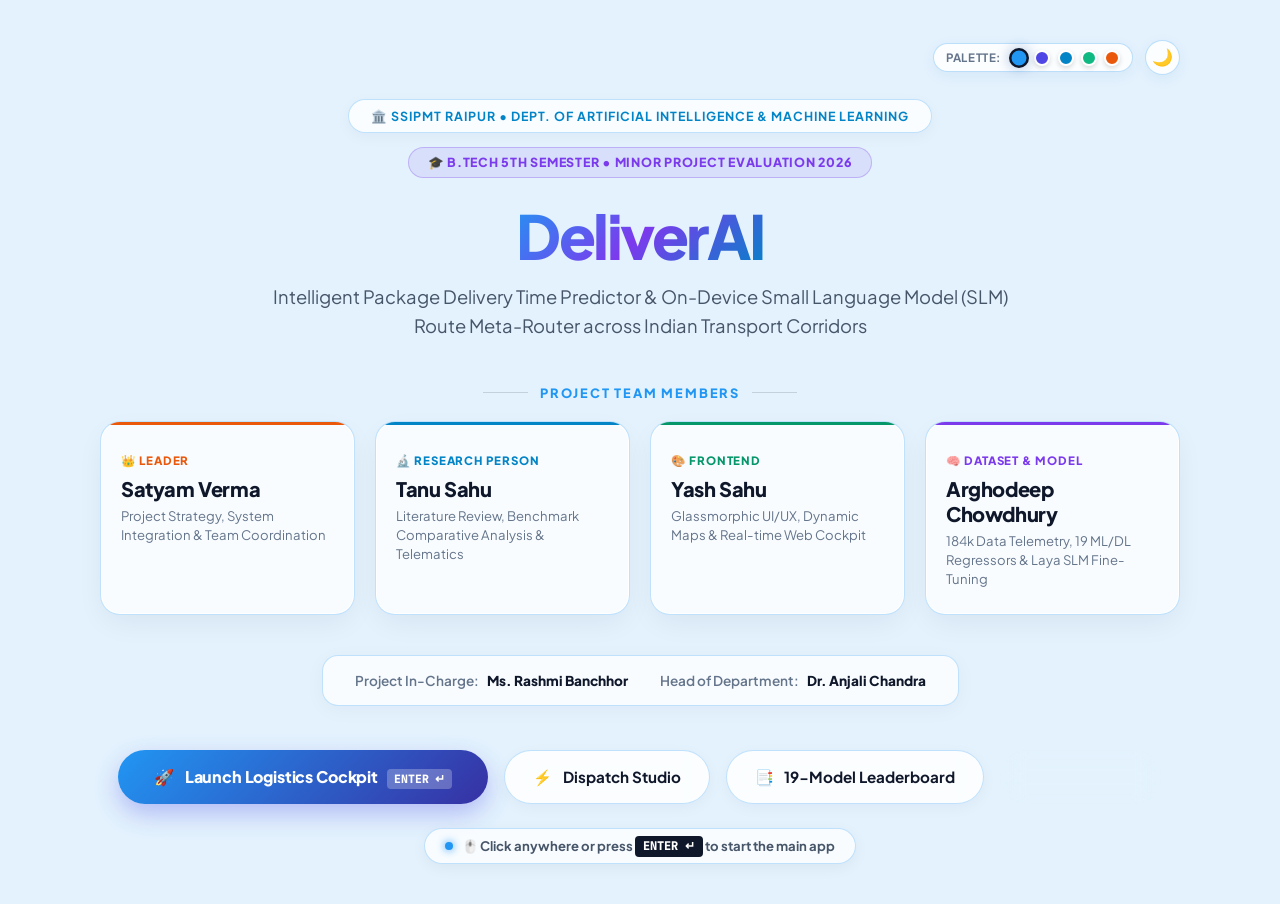
<file: frontend/start.html>
<!DOCTYPE html>
<html lang="en" data-theme="light">
<head>
  <meta charset="UTF-8" />
  <meta name="viewport" content="width=device-width, initial-scale=1.0" />
  <title>DeliverAI — Minor Project (5th Semester AIML)</title>
  <meta name="description" content="DeliverAI: 5th Semester B.Tech Minor Project Presentation and Project Credentials. Team: Satyam Verma, Tanu Sahu, Yash Sahu, Arghodeep Chowdhury." />
  <link rel="icon" href="data:image/svg+xml,<svg xmlns=%22http://www.w3.org/2000/svg%22 viewBox=%220 0 100 100%22><text y=%22.9em%22 font-size=%2290%22>📦</text></svg>">
  <link rel="preconnect" href="https://fonts.googleapis.com">
  <link rel="preconnect" href="https://fonts.gstatic.com" crossorigin>
  <link href="https://fonts.googleapis.com/css2?family=Plus+Jakarta+Sans:wght@300;400;500;600;700;800;900&family=JetBrains+Mono:wght@400;500;600;700&display=swap" rel="stylesheet">
  <script>
    (function() {
      try {
        const t = localStorage.getItem("deliverai-theme") || "light";
        document.documentElement.setAttribute("data-theme", t);
        const p = localStorage.getItem("deliverai-palette") || "blue";
        document.documentElement.setAttribute("data-palette", p);
      } catch(e) {}
    })();
  </script>
  <style>
    :root, [data-theme="light"] {
      --bg-base: #E3F2FD;
      --bg-card: rgba(255, 255, 255, 0.75);
      --bg-card-elev: rgba(255, 255, 255, 0.9);
      --border-subtle: rgba(255, 255, 255, 0.95);
      --border-light: rgba(144, 202, 249, 0.55);
      --clr-primary: #2196F3;
      --clr-navy: #0D47A1;
      --clr-cyan: #0284C7;
      --clr-indigo: #4F46E5;
      --clr-orange: #EA580C;
      --clr-emerald: #10B981;
      --clr-violet: #7C3AED;
      --txt-hero: #0F172A;
      --txt-body: #334155;
      --txt-secondary: #475569;
      --txt-muted: #64748B;
      --font-main: 'Geist', 'Plus Jakarta Sans', -apple-system, BlinkMacSystemFont, sans-serif;
      --font-mono: 'Geist Mono', 'JetBrains Mono', monospace;
    }

    [data-theme="dark"] {
      --bg-base: #080C14;
      --bg-card: rgba(15, 23, 42, 0.72);
      --bg-card-elev: rgba(24, 32, 53, 0.85);
      --border-subtle: rgba(255, 255, 255, 0.12);
      --border-light: rgba(144, 202, 249, 0.18);
      --clr-navy: #60A5FA;
      --txt-hero: #F8FAFC;
      --txt-body: #CBD5E1;
      --txt-secondary: #94A3B8;
      --txt-muted: #64748B;
    }

    /* Palette overrides */
    [data-palette="blue"]    { --clr-primary: #2196F3; }
    [data-palette="indigo"]  { --clr-primary: #4F46E5; }
    [data-palette="cyan"]    { --clr-primary: #0284C7; }
    [data-palette="emerald"] { --clr-primary: #10B981; }
    [data-palette="sunset"]  { --clr-primary: #EA580C; }

    * {
      box-sizing: border-box;
      margin: 0;
      padding: 0;
    }

    body {
      font-family: var(--font-main);
      background-color: var(--bg-base);
      background-image: 
        radial-gradient(1300px 850px at 15% -60px, rgba(144, 202, 249, 0.6), transparent 70%),
        radial-gradient(1200px 750px at 85% 15%, rgba(33, 150, 243, 0.22), transparent 60%),
        radial-gradient(1100px 700px at 50% 95%, rgba(227, 242, 253, 0.95), transparent 65%),
        radial-gradient(850px 650px at 0% 60%, rgba(16, 185, 129, 0.15), transparent 60%),
        #E3F2FD;
      color: var(--txt-body);
      min-height: 100vh;
      display: flex;
      flex-direction: column;
      align-items: center;
      justify-content: center;
      padding: 2.5rem 1.5rem;
      overflow-x: hidden;
    }

    .container {
      width: 100%;
      max-width: 1080px;
      margin: auto;
      display: flex;
      flex-direction: column;
      align-items: center;
      text-align: center;
      animation: fadeIn 0.8s cubic-bezier(0.16, 1, 0.3, 1);
    }

    @keyframes fadeIn {
      from { opacity: 0; transform: translateY(18px); }
      to { opacity: 1; transform: translateY(0); }
    }

    /* ── Palette Picker Top Float ── */
    .top-toolbar {
      width: 100%;
      display: flex;
      justify-content: flex-end;
      align-items: center;
      gap: 0.75rem;
      margin-bottom: 1.5rem;
    }

    .palette-box {
      display: flex;
      align-items: center;
      gap: 0.45rem;
      padding: 0.35rem 0.75rem;
      background: rgba(255, 255, 255, 0.85);
      border: 1px solid rgba(144, 202, 249, 0.6);
      border-radius: 9999px;
      box-shadow: 0 4px 15px rgba(13, 71, 161, 0.06);
      backdrop-filter: blur(12px);
    }

    .palette-box span {
      font-size: 0.72rem;
      font-weight: 700;
      color: var(--txt-muted);
      text-transform: uppercase;
      letter-spacing: 0.05em;
      margin-right: 0.2rem;
    }

    .pal-dot {
      width: 16px;
      height: 16px;
      border-radius: 50%;
      border: 2px solid #FFFFFF;
      cursor: pointer;
      transition: transform 0.2s ease, box-shadow 0.2s ease;
      box-shadow: 0 2px 5px rgba(0,0,0,0.15);
    }

    .pal-dot:hover { transform: scale(1.3); }
    .pal-dot.active {
      transform: scale(1.25);
      box-shadow: 0 0 10px rgba(13, 71, 161, 0.35);
      border-color: #0F172A;
    }

    .pal-blue   { background: #2196F3; }
    .pal-indigo { background: #4F46E5; }
    .pal-cyan   { background: #0284C7; }
    .pal-emerald{ background: #10B981; }
    .pal-sunset { background: #EA580C; }

    .theme-toggle-btn {
      width: 2.2rem;
      height: 2.2rem;
      border-radius: 9999px;
      background: rgba(255, 255, 255, 0.85);
      border: 1px solid rgba(144, 202, 249, 0.6);
      color: #0F172A;
      display: flex;
      align-items: center;
      justify-content: center;
      cursor: pointer;
      font-size: 1.05rem;
      transition: all 0.2s ease;
      backdrop-filter: blur(12px);
      box-shadow: 0 4px 15px rgba(13, 71, 161, 0.06);
    }
    .theme-toggle-btn:hover {
      transform: scale(1.1) rotate(15deg);
      border-color: var(--clr-primary);
    }

    /* Dark Mode Theme Overrides */
    [data-theme="dark"] body {
      background-color: #080C14;
      background-image: 
        radial-gradient(1300px 850px at 15% -60px, rgba(33, 150, 243, 0.18), transparent 60%),
        radial-gradient(1200px 750px at 85% 15%, rgba(124, 58, 237, 0.18), transparent 55%),
        radial-gradient(1100px 700px at 50% 95%, rgba(15, 23, 42, 0.95), transparent 65%),
        radial-gradient(850px 650px at 0% 60%, rgba(16, 185, 129, 0.12), transparent 60%),
        #080C14;
      color: var(--txt-body);
    }
    [data-theme="dark"] .palette-box {
      background: rgba(15, 23, 42, 0.85);
      border-color: rgba(255, 255, 255, 0.14);
      box-shadow: 0 4px 15px rgba(0, 0, 0, 0.4);
    }
    [data-theme="dark"] .pal-dot {
      border-color: rgba(255, 255, 255, 0.2);
    }
    [data-theme="dark"] .pal-dot.active {
      border-color: #FFFFFF;
      box-shadow: 0 0 10px rgba(56, 189, 248, 0.6);
    }
    [data-theme="dark"] .theme-toggle-btn {
      background: rgba(15, 23, 42, 0.85);
      border-color: rgba(255, 255, 255, 0.16);
      color: #F8FAFC;
      box-shadow: 0 4px 15px rgba(0, 0, 0, 0.4);
    }
    [data-theme="dark"] .theme-toggle-btn:hover {
      background: rgba(30, 41, 59, 0.95);
      border-color: var(--clr-primary);
    }
    [data-theme="dark"] .inst-pill {
      background: rgba(15, 23, 42, 0.8);
      border-color: rgba(255, 255, 255, 0.12);
      color: #38BDF8;
      box-shadow: 0 4px 20px rgba(0, 0, 0, 0.3);
    }
    [data-theme="dark"] .minor-pill {
      background: rgba(124, 58, 237, 0.2);
      border-color: rgba(124, 58, 237, 0.4);
      color: #C4B5FD;
    }
    [data-theme="dark"] .team-card {
      background: var(--bg-card);
      border-color: rgba(255, 255, 255, 0.1);
      box-shadow: 0 10px 30px -5px rgba(0, 0, 0, 0.5), 0 0 0 1px rgba(255, 255, 255, 0.06) inset;
    }
    [data-theme="dark"] .team-card:hover {
      background: var(--bg-card-elev);
      box-shadow: 0 20px 40px -10px rgba(0, 0, 0, 0.7), 0 0 0 1.5px rgba(255, 255, 255, 0.12) inset;
    }
    [data-theme="dark"] .mentor-box {
      background: rgba(15, 23, 42, 0.75);
      border-color: rgba(255, 255, 255, 0.12);
      box-shadow: 0 4px 20px rgba(0, 0, 0, 0.4);
    }
    [data-theme="dark"] .btn-secondary {
      background: rgba(15, 23, 42, 0.85);
      border-color: rgba(255, 255, 255, 0.15);
      color: #F8FAFC;
      box-shadow: 0 4px 15px rgba(0, 0, 0, 0.3);
    }
    [data-theme="dark"] .btn-secondary:hover {
      background: rgba(30, 41, 59, 0.95);
      border-color: var(--clr-primary);
      color: var(--clr-primary);
    }
    [data-theme="dark"] .section-label::before,
    [data-theme="dark"] .section-label::after {
      background: rgba(255, 255, 255, 0.15);
    }

    /* ── Institute Breadcrumbs ── */
    .inst-pill {
      display: inline-flex;
      align-items: center;
      gap: 0.6rem;
      padding: 0.5rem 1.35rem;
      background: rgba(255, 255, 255, 0.8);
      border: 1px solid var(--border-light);
      border-radius: 9999px;
      font-size: 0.78rem;
      font-weight: 700;
      letter-spacing: 0.08em;
      text-transform: uppercase;
      color: var(--clr-cyan);
      box-shadow: 0 4px 15px rgba(15, 23, 42, 0.04);
      backdrop-filter: blur(12px);
      margin-bottom: 0.85rem;
    }

    .minor-pill {
      display: inline-flex;
      align-items: center;
      gap: 0.5rem;
      padding: 0.4rem 1.15rem;
      background: rgba(124, 58, 237, 0.1);
      border: 1px solid rgba(124, 58, 237, 0.28);
      border-radius: 9999px;
      font-size: 0.78rem;
      font-weight: 800;
      letter-spacing: 0.06em;
      text-transform: uppercase;
      color: var(--clr-violet);
      margin-bottom: 1.5rem;
    }

    /* ── Main Hero Title ── */
    h1.project-title {
      font-size: 3.8rem;
      font-weight: 900;
      letter-spacing: -0.04em;
      color: var(--txt-hero);
      line-height: 1.1;
      margin-bottom: 0.85rem;
    }

    h1.project-title span {
      background: linear-gradient(135deg, var(--clr-primary) 0%, var(--clr-violet) 50%, var(--clr-cyan) 100%);
      -webkit-background-clip: text;
      -webkit-text-fill-color: transparent;
    }

    p.project-sub {
      font-size: 1.15rem;
      color: var(--txt-secondary);
      max-width: 740px;
      margin-bottom: 2.75rem;
      line-height: 1.6;
    }

    /* ── Team Grid ── */
    .section-label {
      font-size: 0.8rem;
      font-weight: 800;
      letter-spacing: 0.14em;
      text-transform: uppercase;
      color: var(--clr-primary);
      margin-bottom: 1.25rem;
      display: flex;
      align-items: center;
      gap: 0.75rem;
    }

    .section-label::before, .section-label::after {
      content: "";
      width: 45px;
      height: 1px;
      background: rgba(15, 23, 42, 0.15);
    }

    .team-grid {
      display: grid;
      grid-template-columns: repeat(4, 1fr);
      gap: 1.25rem;
      width: 100%;
      margin-bottom: 2.5rem;
    }

    .team-card {
      background: var(--bg-card);
      border: 1px solid var(--border-light);
      border-radius: 1.25rem;
      padding: 1.6rem 1.25rem;
      text-align: left;
      position: relative;
      overflow: hidden;
      transition: all 0.28s cubic-bezier(0.16, 1, 0.3, 1);
      backdrop-filter: blur(16px);
      box-shadow: 0 10px 30px -5px rgba(15, 23, 42, 0.07), 0 0 0 1px rgba(255, 255, 255, 0.95) inset;
    }

    .team-card::before {
      content: "";
      position: absolute;
      top: 0;
      left: 0;
      right: 0;
      height: 3.5px;
      background: var(--card-accent, var(--clr-primary));
    }

    .team-card:hover {
      transform: translateY(-5px);
      background: var(--bg-card-elev);
      border-color: var(--card-accent, var(--clr-primary));
      box-shadow: 0 20px 40px -10px rgba(15, 23, 42, 0.12), 0 0 0 1.5px rgba(255, 255, 255, 1) inset;
    }

    .team-card.leader   { --card-accent: #EA580C; }
    .team-card.research { --card-accent: #0284C7; }
    .team-card.frontend { --card-accent: #059669; }
    .team-card.model    { --card-accent: #7C3AED; }

    .role-badge {
      display: inline-block;
      font-size: 0.72rem;
      font-weight: 800;
      text-transform: uppercase;
      letter-spacing: 0.08em;
      color: var(--card-accent);
      margin-bottom: 0.5rem;
    }

    .member-name {
      font-size: 1.25rem;
      font-weight: 800;
      color: var(--txt-hero);
      margin-bottom: 0.35rem;
      letter-spacing: -0.02em;
    }

    .member-desc {
      font-size: 0.82rem;
      color: var(--txt-muted);
      line-height: 1.45;
    }

    /* ── Mentorship Row ── */
    .mentor-box {
      display: flex;
      flex-wrap: wrap;
      justify-content: center;
      gap: 2rem;
      padding: 1rem 2rem;
      background: rgba(255, 255, 255, 0.75);
      border: 1px solid var(--border-light);
      border-radius: 1rem;
      font-size: 0.85rem;
      margin-bottom: 2.75rem;
      backdrop-filter: blur(12px);
      box-shadow: 0 4px 20px rgba(15, 23, 42, 0.04);
    }

    .mentor-item {
      display: flex;
      align-items: center;
      gap: 0.5rem;
    }

    .mentor-label {
      color: var(--txt-muted);
      font-weight: 600;
    }

    .mentor-name {
      color: var(--txt-hero);
      font-weight: 800;
    }

    /* ── Primary Action Row ── */
    .cta-row {
      display: flex;
      flex-wrap: wrap;
      justify-content: center;
      gap: 1rem;
    }

    .btn-primary {
      display: inline-flex;
      align-items: center;
      gap: 0.65rem;
      padding: 1rem 2.25rem;
      background: linear-gradient(135deg, var(--clr-primary) 0%, #3730A3 100%);
      color: #FFFFFF;
      font-size: 1rem;
      font-weight: 800;
      text-decoration: none;
      border-radius: 9999px;
      box-shadow: 0 10px 25px rgba(79, 70, 229, 0.32);
      transition: all 0.25s cubic-bezier(0.16, 1, 0.3, 1);
      letter-spacing: -0.01em;
    }

    .btn-primary:hover {
      transform: translateY(-2px) scale(1.02);
      box-shadow: 0 14px 35px rgba(79, 70, 229, 0.45);
    }

    .btn-secondary {
      display: inline-flex;
      align-items: center;
      gap: 0.65rem;
      padding: 1rem 1.75rem;
      background: rgba(255, 255, 255, 0.85);
      border: 1px solid var(--border-light);
      color: var(--txt-hero);
      font-size: 0.95rem;
      font-weight: 700;
      text-decoration: none;
      border-radius: 9999px;
      transition: all 0.2s ease;
      backdrop-filter: blur(12px);
      box-shadow: 0 4px 15px rgba(15, 23, 42, 0.04);
    }

    .btn-secondary:hover {
      background: #FFFFFF;
      border-color: var(--clr-primary);
      color: var(--clr-primary);
      transform: translateY(-2px);
      box-shadow: 0 8px 25px rgba(15, 23, 42, 0.08);
    }

    @media (max-width: 900px) {
      .team-grid {
        grid-template-columns: repeat(2, 1fr);
      }
      h1.project-title {
        font-size: 2.8rem;
      }
    }

    @media (max-width: 550px) {
      .team-grid {
        grid-template-columns: 1fr;
      }
      h1.project-title {
        font-size: 2.2rem;
      }
    }
  </style>
</head>
<body>

  <div class="container">
    <!-- Top Palette & Theme Toolbar -->
    <div class="top-toolbar">
      <div class="palette-box">
        <span>Palette:</span>
        <button type="button" class="pal-dot pal-blue active" data-pal="blue" title="Electric Blue (Default)"></button>
        <button type="button" class="pal-dot pal-indigo" data-pal="indigo" title="Royal Indigo"></button>
        <button type="button" class="pal-dot pal-cyan" data-pal="cyan" title="Sky Cyan"></button>
        <button type="button" class="pal-dot pal-emerald" data-pal="emerald" title="Emerald Eco"></button>
        <button type="button" class="pal-dot pal-sunset" data-pal="sunset" title="Sunset Coral"></button>
      </div>
      <button type="button" class="theme-toggle-btn" id="theme-toggle-btn" title="Toggle Dark/Light Mode">
        🌙
      </button>
    </div>

    <!-- Institute Breadcrumb -->
    <div class="inst-pill">
      🏛️ SSIPMT Raipur • Dept. of Artificial Intelligence & Machine Learning
    </div>

    <!-- Minor Project Pill -->
    <div class="minor-pill">
      🎓 B.Tech 5th Semester • Minor Project Evaluation 2026
    </div>

    <!-- Project Title -->
    <h1 class="project-title">
      <span>DeliverAI</span>
    </h1>

    <p class="project-sub">
      Intelligent Package Delivery Time Predictor &amp; On-Device Small Language Model (SLM) Route Meta-Router across Indian Transport Corridors
    </p>

    <!-- Team Label -->
    <div class="section-label">
      Project Team Members
    </div>

    <!-- 4 Team Member Bento Cards -->
    <div class="team-grid">
      <!-- 1. Leader -->
      <div class="team-card leader">
        <span class="role-badge">👑 Leader</span>
        <div class="member-name">Satyam Verma</div>
        <div class="member-desc">Project Strategy, System Integration &amp; Team Coordination</div>
      </div>

      <!-- 2. Research Person -->
      <div class="team-card research">
        <span class="role-badge">🔬 Research Person</span>
        <div class="member-name">Tanu Sahu</div>
        <div class="member-desc">Literature Review, Benchmark Comparative Analysis &amp; Telematics</div>
      </div>

      <!-- 3. Frontend -->
      <div class="team-card frontend">
        <span class="role-badge">🎨 Frontend</span>
        <div class="member-name">Yash Sahu</div>
        <div class="member-desc">Glassmorphic UI/UX, Dynamic Maps &amp; Real-time Web Cockpit</div>
      </div>

      <!-- 4. Dataset and Model -->
      <div class="team-card model">
        <span class="role-badge">🧠 Dataset &amp; Model</span>
        <div class="member-name">Arghodeep Chowdhury</div>
        <div class="member-desc">184k Data Telemetry, 19 ML/DL Regressors &amp; Laya SLM Fine-Tuning</div>
      </div>
    </div>

    <!-- Mentorship Supervision -->
    <div class="mentor-box">
      <div class="mentor-item">
        <span class="mentor-label">Project In-Charge:</span>
        <span class="mentor-name">Ms. Rashmi Banchhor</span>
      </div>
      <div class="mentor-item">
        <span class="mentor-label">Head of Department:</span>
        <span class="mentor-name">Dr. Anjali Chandra</span>
      </div>
    </div>

    <!-- Launch Actions -->
    <div class="cta-row">
      <a href="dashboard.html" class="btn-primary" id="start-main-btn">
        <span>🚀</span>
        <span>Launch Logistics Cockpit <kbd style="margin-left:0.4rem; background:rgba(255,255,255,0.25); color:#fff; padding:0.15rem 0.45rem; border-radius:4px; font-size:0.72rem; font-family:var(--font-mono);">ENTER ↵</kbd></span>
      </a>
      <a href="predict.html" class="btn-secondary">
        <span>⚡</span>
        <span>Dispatch Studio</span>
      </a>
      <a href="history.html" class="btn-secondary">
        <span>📑</span>
        <span>19-Model Leaderboard</span>
      </a>
      <a href="copilot.html" class="btn-secondary">
        <span>🤖</span>
        <span>AI Copilot</span>
      </a>
    </div>

    <!-- Press Anywhere Hint -->
    <div style="margin-top:1.5rem; display:flex; justify-content:center;">
      <div style="display:inline-flex; align-items:center; gap:0.6rem; padding:0.5rem 1.25rem; background:var(--bg-card); border:1px solid var(--border-light); border-radius:9999px; font-size:0.82rem; font-weight:700; color:var(--txt-secondary); box-shadow:0 4px 15px rgba(0,0,0,0.05); cursor:pointer;" onclick="window.location.href='dashboard.html'">
        <span style="width:8px; height:8px; border-radius:50%; background:var(--clr-primary); display:inline-block; box-shadow:0 0 8px var(--clr-primary);"></span>
        <span>🖱️ Click anywhere or press <kbd style="background:#0F172A; color:#FFFFFF; padding:0.15rem 0.5rem; border-radius:4px; font-size:0.75rem; font-family:var(--font-mono); font-weight:800;">ENTER ↵</kbd> to start the main app</span>
      </div>
    </div>
  </div>

  <script src="js/main.js"></script>
  <script>
    // Live Palette Selector Handler
    (function () {
      const savedPal = localStorage.getItem("deliverai-palette") || "blue";
      document.documentElement.setAttribute("data-palette", savedPal);

      document.querySelectorAll(".pal-dot").forEach(dot => {
        if (dot.getAttribute("data-pal") === savedPal) {
          dot.classList.add("active");
        } else {
          dot.classList.remove("active");
        }

        dot.addEventListener("click", () => {
          const pal = dot.getAttribute("data-pal");
          document.documentElement.setAttribute("data-palette", pal);
          localStorage.setItem("deliverai-palette", pal);
          document.querySelectorAll(".pal-dot").forEach(d => d.classList.remove("active"));
          dot.classList.add("active");
        });
      });
    })();

    // Press anywhere or press Enter to start the main app
    document.addEventListener("keydown", (e) => {
      if (e.key === "Enter" || e.code === "Space") {
        window.location.href = "dashboard.html";
      }
    });

    document.body.addEventListener("click", (e) => {
      if (!e.target.closest(".top-toolbar") && !e.target.closest("a") && !e.target.closest("button")) {
        window.location.href = "dashboard.html";
      }
    });
  </script>
</body>
</html>
</file>
